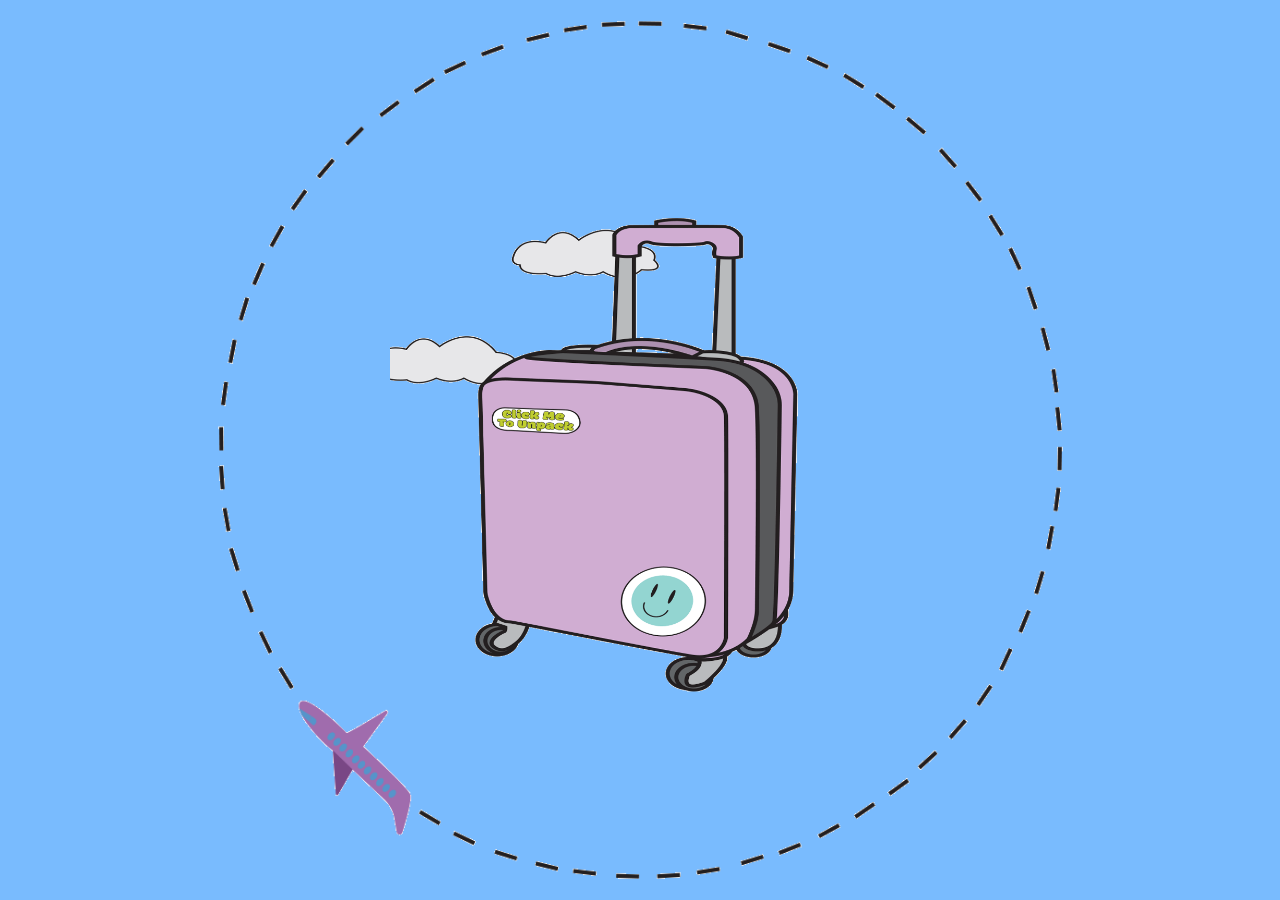
<file: index.html>
<!DOCTYPE html>

<html>
    <head>
        <meta charset="utf-8">
        <meta http-equiv="X-UA-Compatible" content="IE=edge">
        <title>Home</title>
        <meta name="description" content="">
        <meta name="viewport" content="width=device-width, initial-scale=1">
        <link rel="stylesheet" href="index.css">
    </head>
    <body>
        <div class="homepage"> 
            <div class="logo">

             <p><a href="main.html"><img src="img/Luggage.gif" alt="Luggage moving in the clouds"></a></p>
            
            </div> 
        </div>    
    </body>
</html>
</file>
<file: index.css>
body {
    margin: 0;
    min-height: 100vh;

    background-color: #79bbfe;
    background-image: url(img/CirclingPlane.gif);
    background-repeat: no-repeat;
    background-position: center;
    background-size: contain;

    display: flex;
    justify-content: center;
    align-items: center;
}

.homepage {
    text-align: center;
   
}

.logo {
    width: 700px;
    margin: 0 auto;
}

img {
    display: block;
    width: 500px;
    height: auto;
    margin: 0 auto;
}

h1 {
    font-size: 50px;
    color: #000000;
    margin: 20px 0 0;
}
</file>
